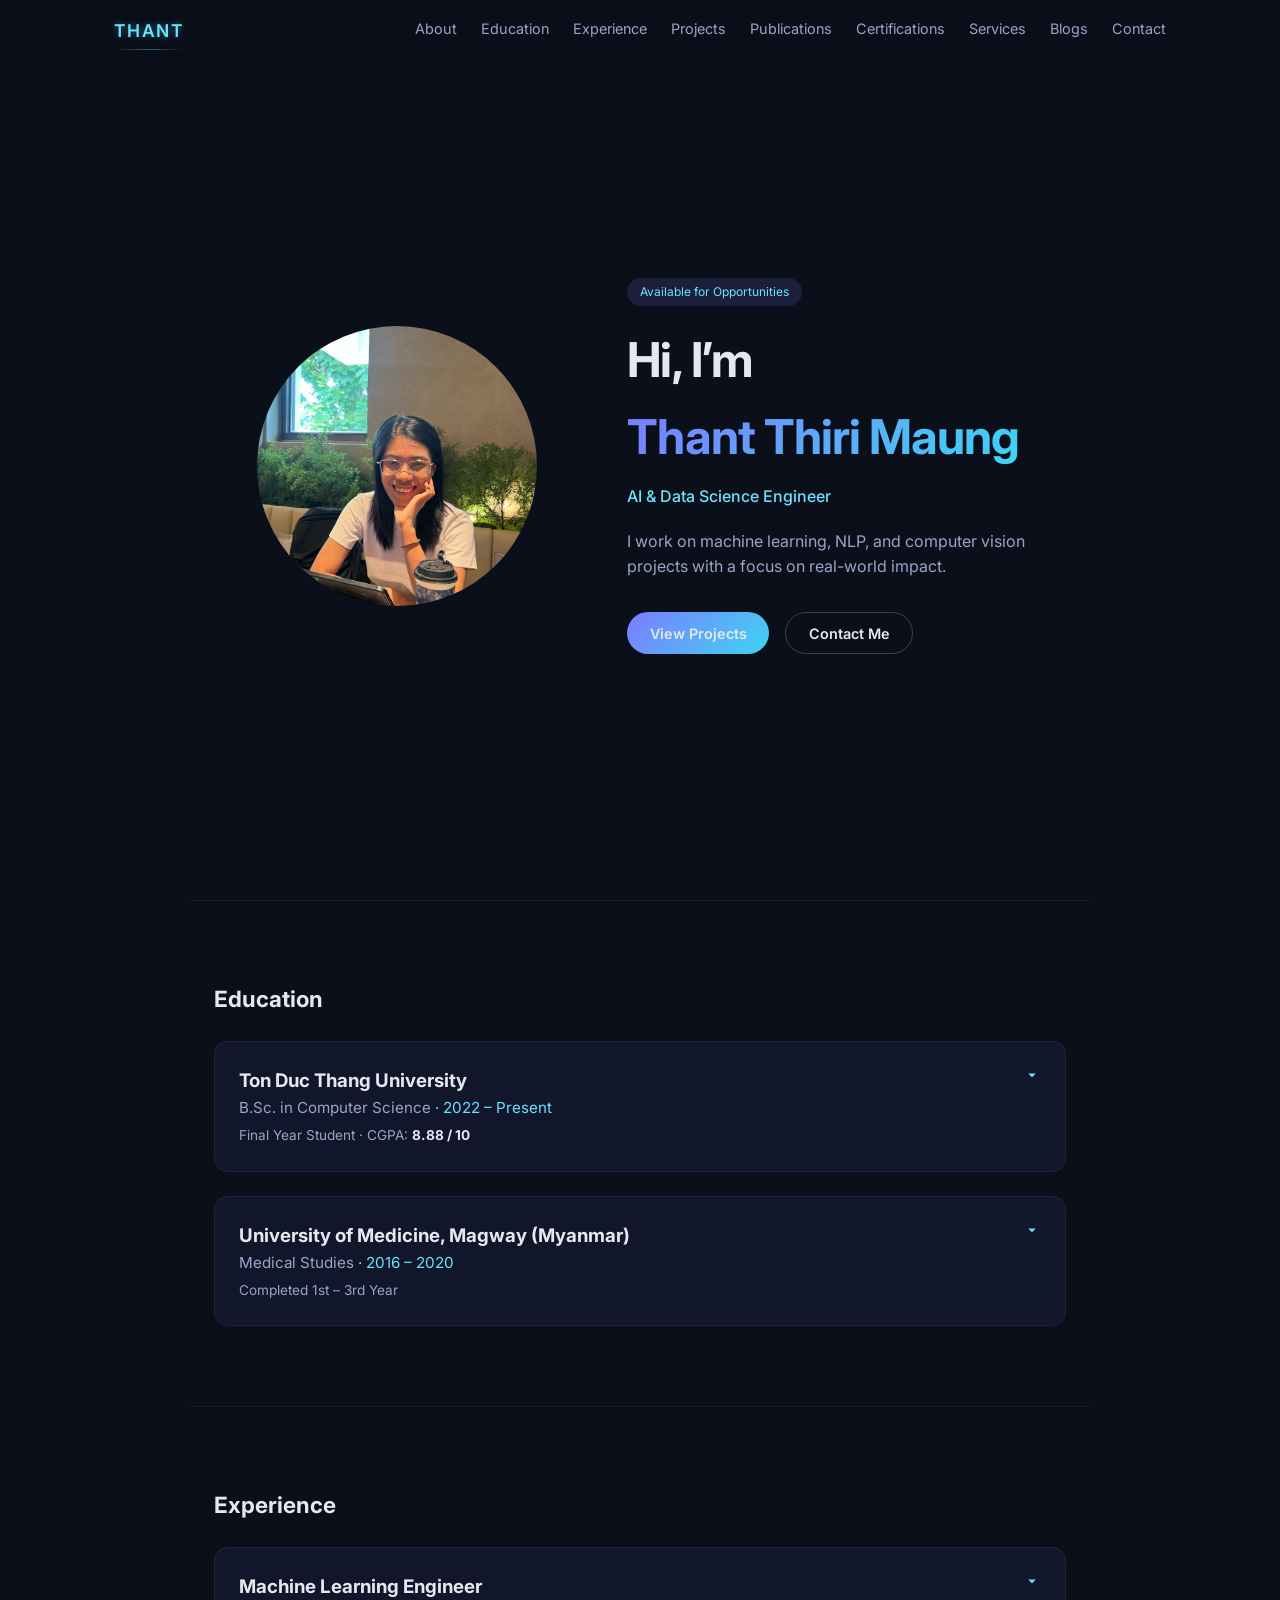
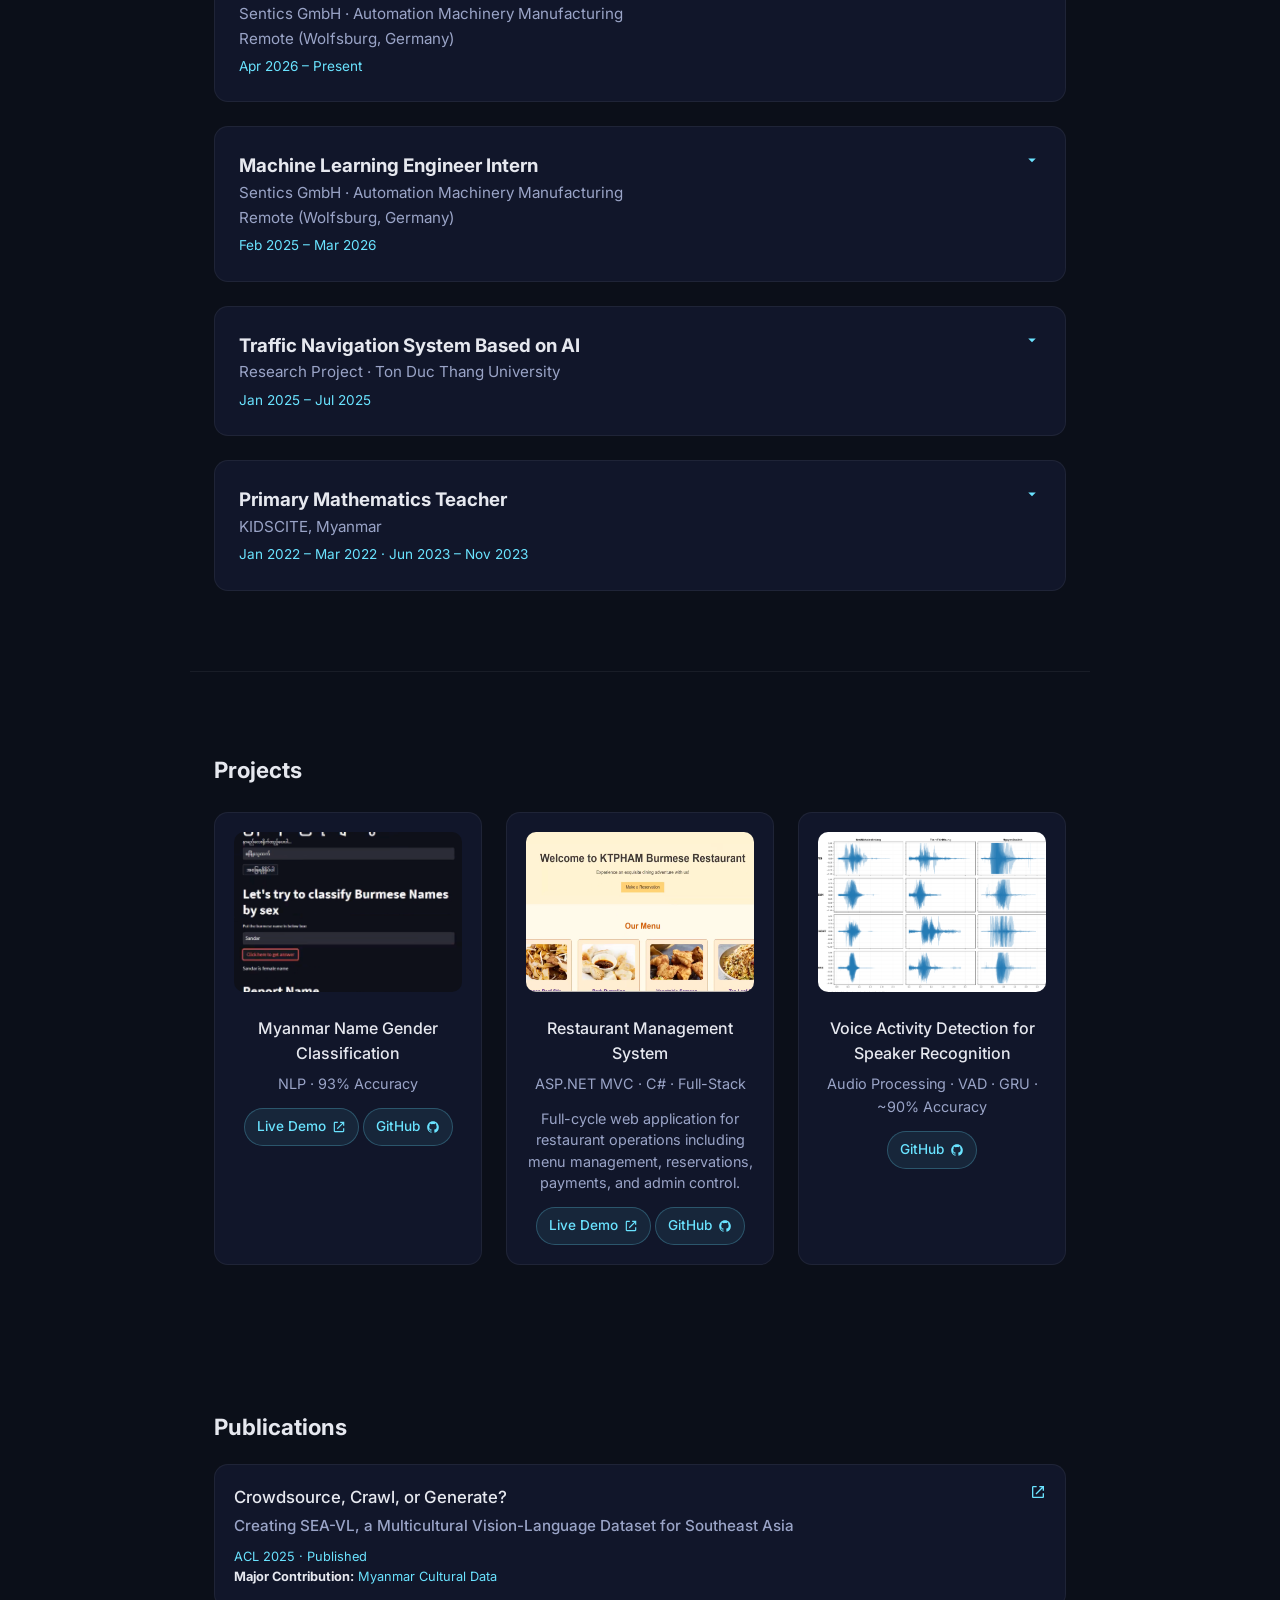
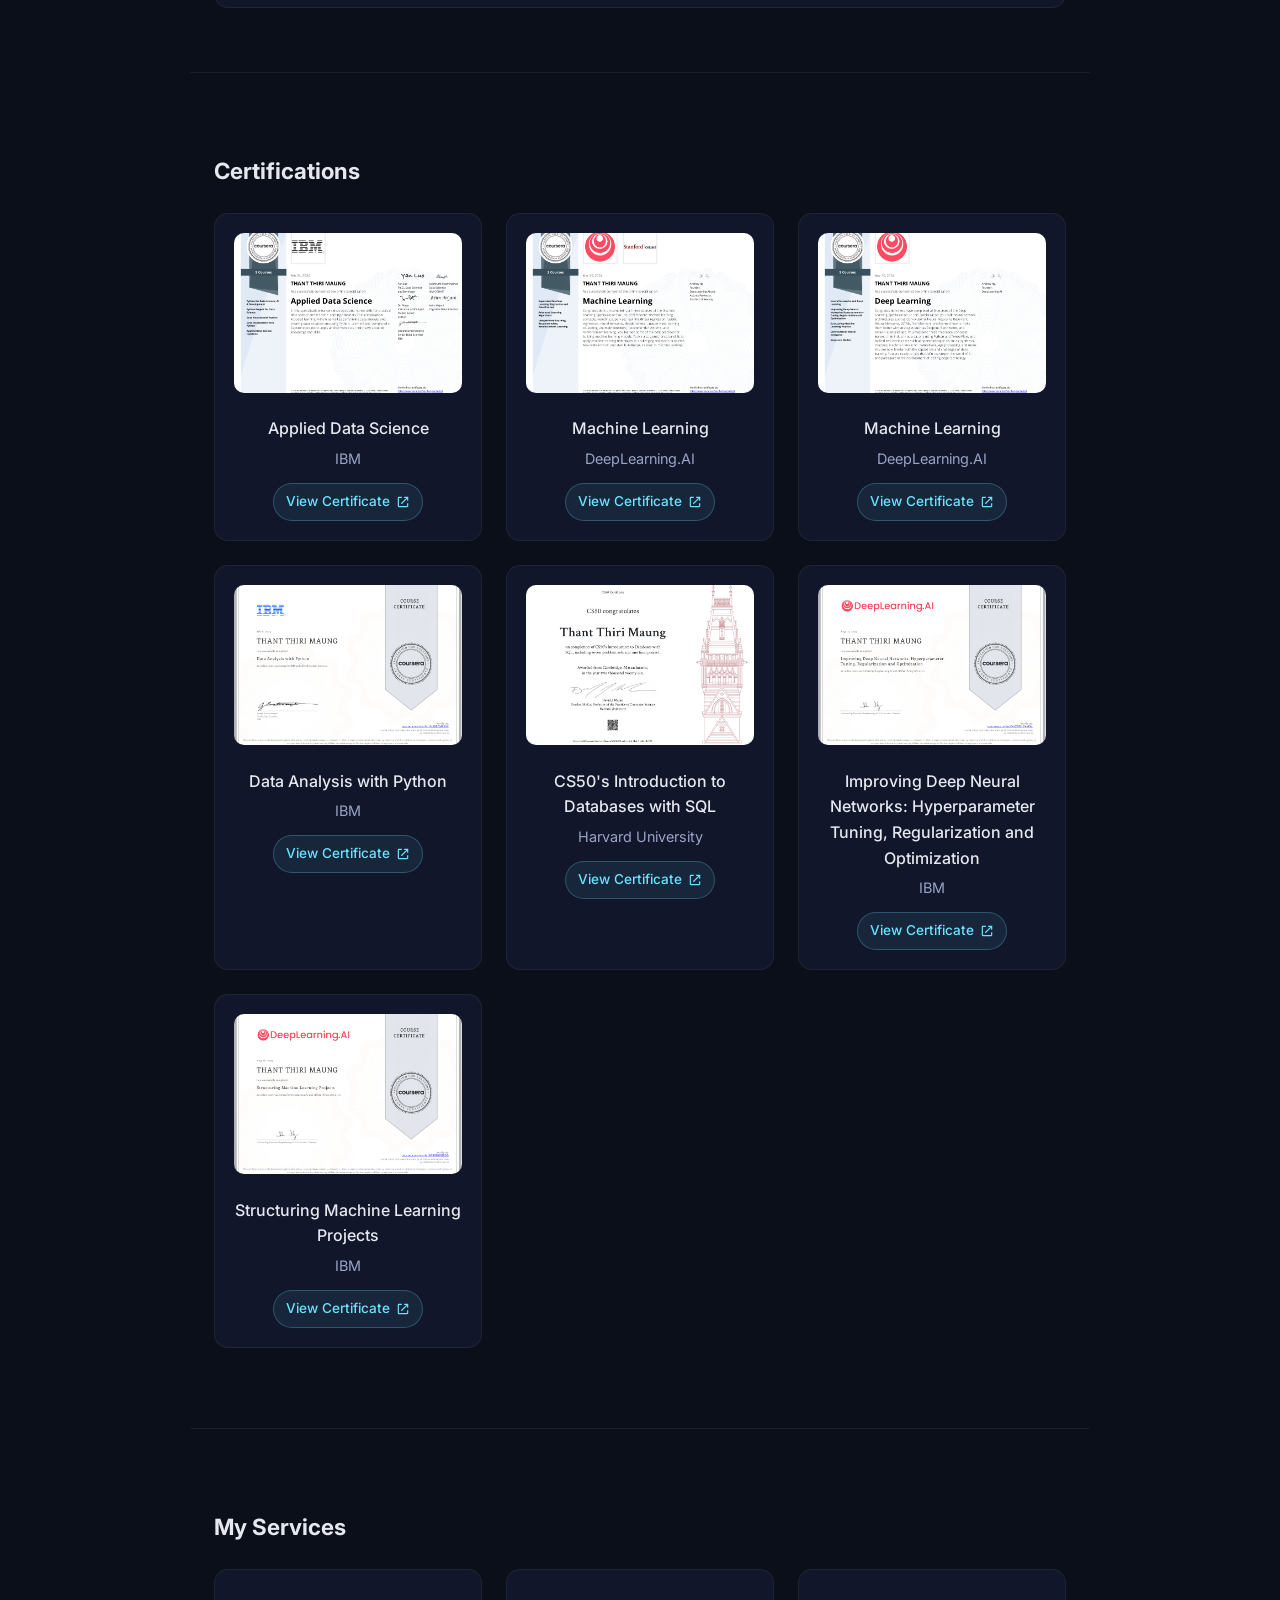
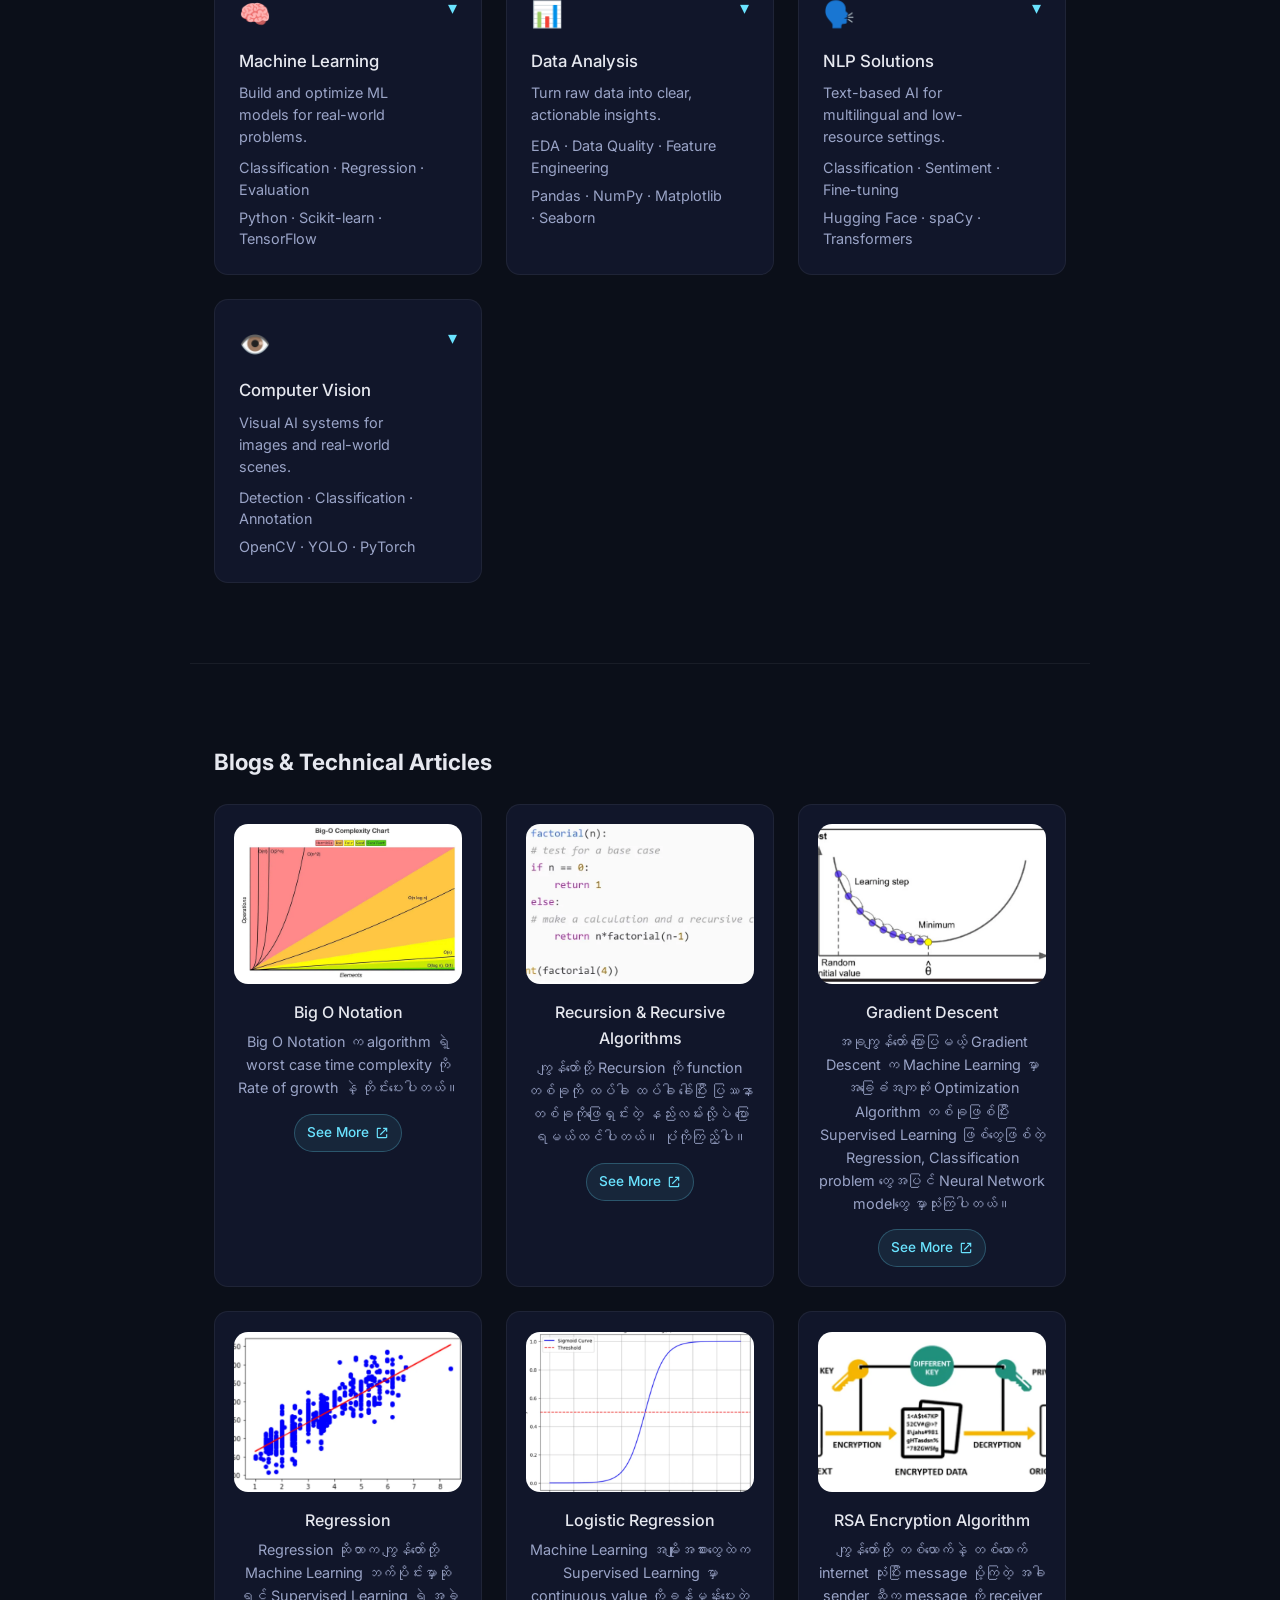
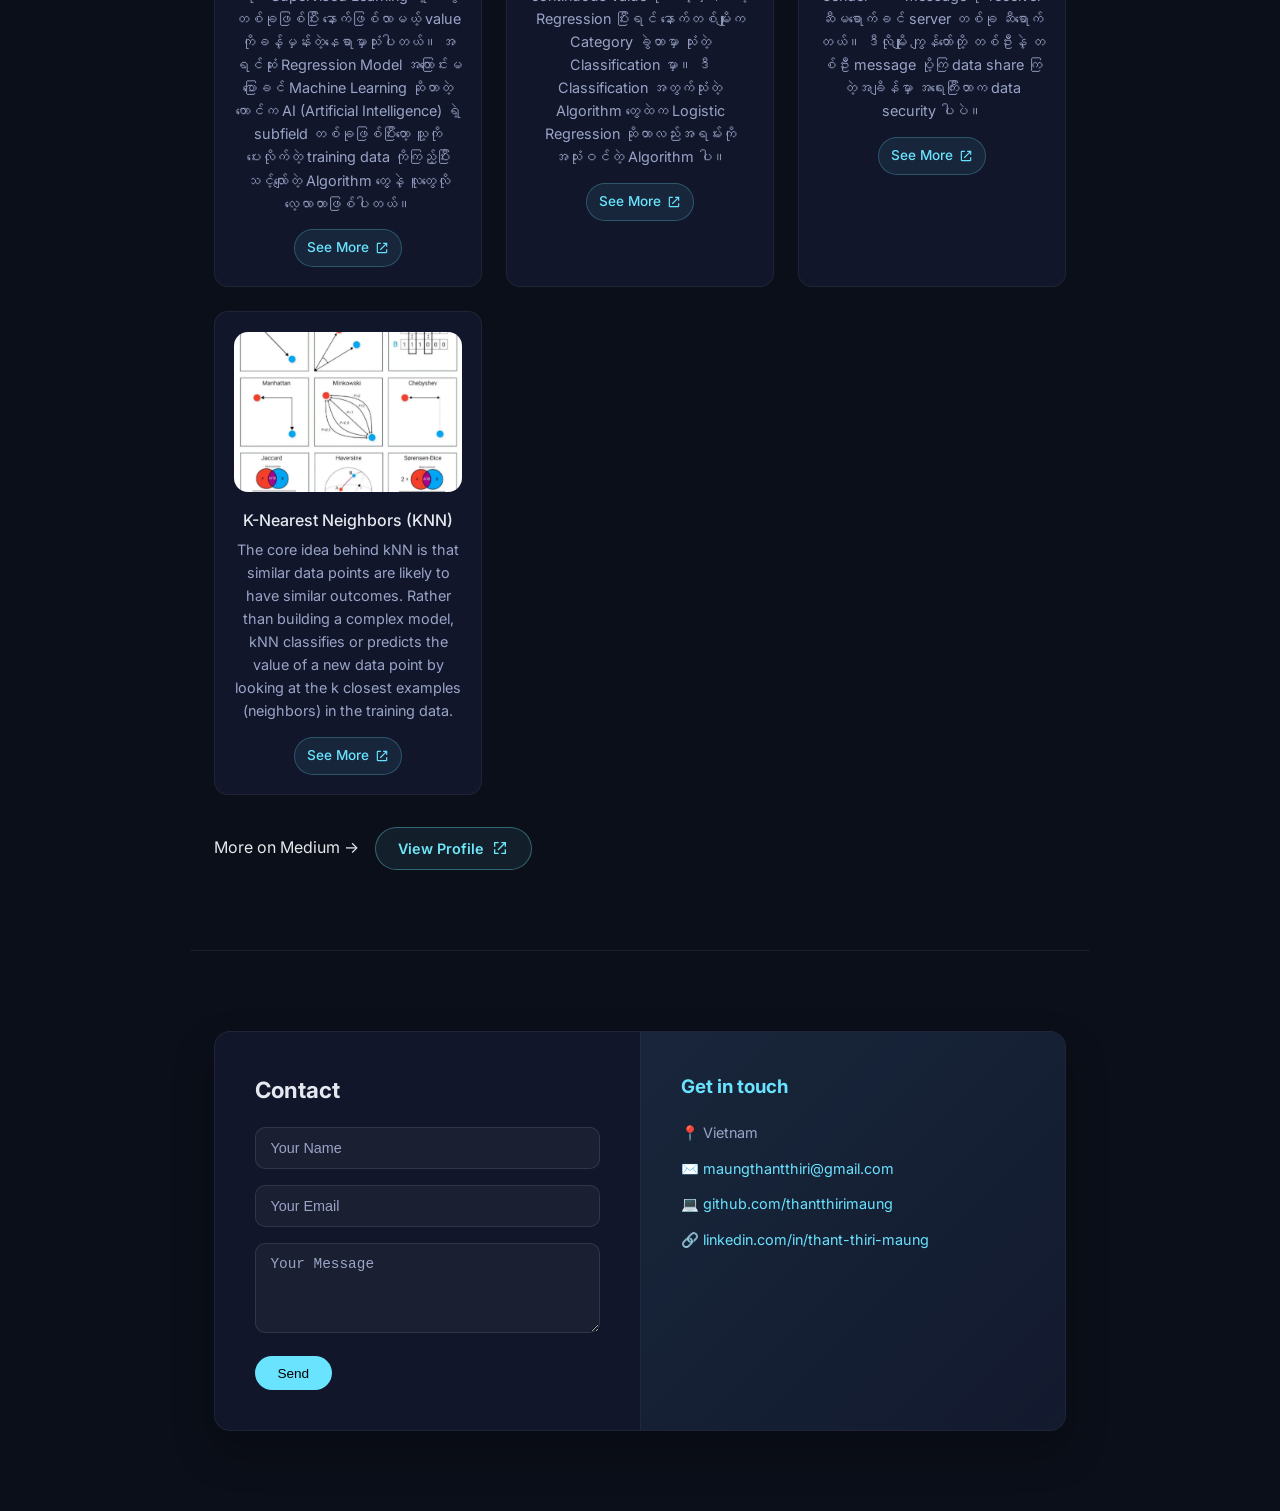
<file: index.html>
<!DOCTYPE html>
<html lang="en">

<head>
    <meta charset="UTF-8" />
    <meta name="viewport" content="width=device-width, initial-scale=1.0" />
    <title>Thant Thiri Maung | Portfolio</title>

    <link rel="stylesheet" href="style.css" />
    <link rel="preconnect" href="https://fonts.googleapis.com">
    <link rel="preconnect" href="https://fonts.gstatic.com" crossorigin>
    <link href="https://fonts.googleapis.com/css2?family=Inter:wght@300;400;500;600&display=swap" rel="stylesheet">
</head>

<body>

    <!-- Navbar -->
    <nav class="nav">
        <div class="nav-container">
            <span class="logo">Thant</span>

            <ul class="nav-links">
                <li><a href="#about">About</a></li>
                <li><a href="#education">Education</a></li>
                <li><a href="#experience">Experience</a></li>
                <li><a href="#projects">Projects</a></li>
                <li><a href="#publications">Publications</a></li>
                <li><a href="#certifications">Certifications</a></li>

                <li><a href="#services">Services</a></li>
                <li><a href="#blogs">Blogs</a></li>

                <li><a href="#contact">Contact</a></li>



            </ul>

            <!--<a href="assets/resume.pdf" class="resume-btn" target="_blank">My Resume</a> -->

        </div>
    </nav>

    <!-- Hero / Intro -->
    <section class="section hero" id="about">

        <div class="hero-image">
            <img src="assets/images/profile.jpg" alt="Thant Thiri Maung">
        </div>

        <div class="hero-content">
            <span class="badge">Available for Opportunities</span>

            <h1>Hi, I’m <br> <span>Thant Thiri Maung</span></h1>

            <p class="subtitle">AI & Data Science Engineer</p>

            <p class="intro">
                I work on machine learning, NLP, and computer vision projects with a focus on real-world impact.
            </p>

            <div class="hero-actions">
                <a href="#projects" class="btn primary">View Projects</a>
                <a href="#contact" class="btn">Contact Me</a>
            </div>
        </div>

    </section>

    <!-- Education -->
    <section class="section" id="education">
        <h2>Education</h2>

        <!-- ===== Current University ===== -->
        <div class="edu-card">

            <input type="checkbox" id="edu-1" class="edu-toggle">

            <label for="edu-1" class="edu-header">
                <div>
                    <h3>Ton Duc Thang University</h3>
                    <p class="edu-degree">
                        B.Sc. in Computer Science
                        <span>· 2022 – Present</span>
                    </p>
                    <p class="edu-meta">
                        Final Year Student · CGPA: <strong>8.88 / 10</strong>
                    </p>
                </div>

                <!-- Arrow -->
                <svg class="edu-arrow" viewBox="0 0 24 24" aria-hidden="true">
                    <path d="M7 10l5 5 5-5z" />
                </svg>
            </label>

            <!-- Expandable Content -->
            <div class="edu-body">
                <ul class="edu-gpa">
                    <li>Semester 6 GPA: 8.41 / 10</li>
                    <li>Semester 5 GPA: 9.05 / 10</li>
                    <li>Semester 4 GPA: 8.47 / 10</li>
                    <li>Semester 3 GPA: 9.22 / 10</li>
                    <li>Semester 2 GPA: 9.56 / 10</li>
                </ul>

                <p class="edu-focus"><strong>Selected Coursework:</strong></p>
                <ul class="edu-courses">
                    <li>Machine Learning</li>
                    <li>Deep Learning</li>
                    <li>Speech Processing</li>
                    <li>Computer Vision</li>
                    <li>Massive Data Mining</li>
                    <li>Data Analysis and Visualization</li>
                    <li>Probability & Statistics</li>
                    <li>Calculus</li>
                    <li>Linear Algebra</li>
                    <li>Software Engineering</li>
                    <li>Computer Networks</li>
                    <li>Web Development</li>
                </ul>
            </div>
        </div>

        <!-- ===== Medical University ===== -->
        <div class="edu-card">

            <input type="checkbox" id="edu-2" class="edu-toggle">

            <label for="edu-2" class="edu-header">
                <div>
                    <h3>University of Medicine, Magway (Myanmar)</h3>
                    <p class="edu-degree">
                        Medical Studies
                        <span>· 2016 – 2020</span>
                    </p>
                    <p class="edu-meta">
                        Completed 1st – 3rd Year
                    </p>
                </div>

                <!-- Arrow -->
                <svg class="edu-arrow" viewBox="0 0 24 24" aria-hidden="true">
                    <path d="M7 10l5 5 5-5z" />
                </svg>
            </label>

            <!-- Expandable Content -->
            <div class="edu-body">
                <p class="edu-desc">
                    Completed three years of medical education before transitioning
                    to Computer Science. Strong foundation for healthcare-focused AI
                    and interdisciplinary research.
                </p>

                <p class="edu-focus"><strong>Selected Coursework:</strong></p>
                <ul class="edu-courses">
                    <li>Anatomy</li>
                    <li>Biochemistry</li>
                    <li>Physiology</li>
                    <li>Microbiology</li>
                    <li>Pharmacology</li>
                    <li>Pathology</li>
                </ul>
            </div>
        </div>
    </section>





    <!-- Experience -->
    <section class="section" id="experience">
        <h2>Experience</h2>

        <!-- Experience: Machine Learning Engineer -->
        <div class="exp-card">
            <input type="checkbox" id="exp-ml-engineer" class="exp-toggle">

            <label for="exp-ml-engineer" class="exp-header">
                <div>
                    <h3>Machine Learning Engineer</h3>
                    <p class="exp-role">
                        Sentics GmbH · Automation Machinery Manufacturing<br>
                        Remote (Wolfsburg, Germany)
                    </p>
                    <p class="exp-meta">Apr 2026 – Present</p>
                </div>

                <svg class="exp-arrow" viewBox="0 0 24 24">
                    <path d="M7 10l5 5 5-5z" />
                </svg>
            </label>

            <div class="exp-body">
                <ul>
                    <li>Owned end-to-end <strong>training pipelines</strong> for YOLO detection, segmentation, and pose
                        estimation models.</li>
                    <li>Designed and optimized full <strong>ML workflows</strong>: preprocessing, augmentation,
                        training, evaluation, and hyperparameter tuning.</li>
                    <li>Performed large-scale <strong>data labeling</strong> using X-AnyLabeling; enforced dataset
                        quality and annotation consistency.</li>
                    <li>Conducted <strong>data validation and quality control</strong> to improve annotation reliability
                        and model robustness.</li>
                </ul>
            </div>
        </div>

        <!-- Experience: Machine Learning Engineer Intern -->
        <div class="exp-card">
            <input type="checkbox" id="exp-ml-intern" class="exp-toggle">

            <label for="exp-ml-intern" class="exp-header">
                <div>
                    <h3>Machine Learning Engineer Intern</h3>
                    <p class="exp-role">
                        Sentics GmbH · Automation Machinery Manufacturing<br>
                        Remote (Wolfsburg, Germany)
                    </p>
                    <p class="exp-meta">Feb 2025 – Mar 2026</p>
                </div>

                <svg class="exp-arrow" viewBox="0 0 24 24">
                    <path d="M7 10l5 5 5-5z" />
                </svg>
            </label>

            <div class="exp-body">
                <ul>
                    <li>Performed large-scale <strong>data labeling</strong> using X-AnyLabeling and ensured dataset
                        quality and consistency.</li>
                    <li>Built <strong>automated data labeling pipelines</strong>, reducing manual verification effort.
                    </li>
                    <li>Conducted <strong>data validation and quality control</strong> to improve annotation reliability
                        and model robustness.</li>
                </ul>
            </div>
        </div>



        <!-- Experience 2 -->
        <div class="exp-card">
            <input type="checkbox" id="exp1" class="exp-toggle">

            <label for="exp1" class="exp-header">
                <div>
                    <h3>Traffic Navigation System Based on AI</h3>
                    <p class="exp-role">
                        Research Project · Ton Duc Thang University
                    </p>
                    <p class="exp-meta">Jan 2025 – Jul 2025</p>
                </div>

                <svg class="exp-arrow" viewBox="0 0 24 24">
                    <path d="M7 10l5 5 5-5z" />
                </svg>
            </label>

            <div class="exp-body">
                <ul>
                    <li>Developed real-time traffic object detection using <strong>YOLO</strong>.</li>
                    <li>Implemented <strong>LSTM-based time series models</strong> for traffic prediction.</li>
                    <li>Improved model accuracy and inference efficiency.</li>
                </ul>
            </div>
        </div>


        <!-- Experience 3 -->
        <div class="exp-card">
            <input type="checkbox" id="exp3" class="exp-toggle">

            <label for="exp3" class="exp-header">
                <div>
                    <h3>Primary Mathematics Teacher</h3>
                    <p class="exp-role">KIDSCITE, Myanmar</p>
                    <p class="exp-meta">Jan 2022 – Mar 2022 · Jun 2023 – Nov 2023</p>
                </div>

                <svg class="exp-arrow" viewBox="0 0 24 24">
                    <path d="M7 10l5 5 5-5z" />
                </svg>
            </label>

            <div class="exp-body">
                <ul>
                    <li>Started as a <strong>Teacher Trainee</strong>, later promoted to <strong>Senior
                            Teacher</strong>.</li>
                    <li>Taught core primary-level mathematics concepts.</li>
                    <li>Developed communication, leadership, and classroom management skills.</li>
                </ul>
            </div>
        </div>
    </section>





    <!-- Projects -->
    <section class="section" id="projects">
        <h2>Projects</h2>

        <div class="cert-grid">

            <!-- Project 1 -->
            <div class="cert-card">
                <img src="assets/projects/gender-classification.png" alt="Myanmar Gender Classification">
                <h3>Myanmar Name Gender Classification</h3>
                <p>NLP · 93% Accuracy</p>

                <div class="project-links">
                    <!-- Demo -->
                    <a href="https://www.youtube.com/watch?v=UXZre7wBdBY" target="_blank" class="cert-link">
                        <span>Live Demo</span>
                        <svg class="cert-icon" viewBox="0 0 24 24">
                            <path d="M14 3h7v7h-2V6.41l-9.29 9.3-1.42-1.42 9.3-9.29H14V3z" />
                            <path d="M5 5h5V3H5c-1.1 0-2 .9-2 2v14c0 1.1.9 2 2 2h14c1.1 0 2-.9 2-2v-5h-2v5H5V5z" />
                        </svg>
                    </a>

                    <!-- GitHub -->
                    <a href="https://github.com/binarybrigade/myanmar-name-mf-classification" target="_blank"
                        class="cert-link">
                        <span>GitHub</span>
                        <svg class="cert-icon" viewBox="0 0 24 24">
                            <path d="M12 2C6.48 2 2 6.58 2 12.26c0 4.52 2.87 8.35 6.84 9.7.5.1.66-.22.66-.48 
                        0-.24-.01-1.02-.01-1.85-2.78.62-3.37-1.2-3.37-1.2-.45-1.18-1.1-1.5-1.1-1.5-.9-.64.07-.63.07-.63 
                        1 .07 1.53 1.05 1.53 1.05.88 1.55 2.3 1.1 2.86.84.09-.66.34-1.1.62-1.36-2.22-.26-4.55-1.14-4.55-5.07 
                        0-1.12.39-2.03 1.02-2.75-.1-.26-.44-1.3.1-2.7 0 0 .83-.27 2.75 1.05A9.2 9.2 0 0112 6.8c.82.004 
                        1.64.11 2.4.32 1.92-1.32 2.75-1.05 2.75-1.05.54 1.4.2 2.44.1 2.7.63.72 1.02 1.63 1.02 2.75 
                        0 3.94-2.33 4.8-4.56 5.06.35.31.67.92.67 1.86 0 1.34-.01 2.42-.01 2.75 
                        0 .27.17.59.67.48A10.03 10.03 0 0022 12.26C22 6.58 17.52 2 12 2z" />
                        </svg>
                    </a>
                </div>
            </div>

            <!-- Project 2 -->
            <div class="cert-card">
                <img src="assets/projects/restaurant-system.png" alt="Restaurant Management System">

                <h3>Restaurant Management System</h3>
                <p>ASP.NET MVC · C# · Full-Stack</p>

                <p class="project-desc">
                    Full-cycle web application for restaurant operations including menu management, reservations,
                    payments, and admin control.
                </p>

                <div class="project-links">
                    <!-- Demo -->
                    <a href="https://www.youtube.com/watch?v=n6fcdD-Dlw0" target="_blank" class="cert-link">
                        <span>Live Demo</span>
                        <svg class="cert-icon" viewBox="0 0 24 24">
                            <path d="M14 3h7v7h-2V6.41l-9.29 9.3-1.42-1.42 9.3-9.29H14V3z" />
                            <path d="M5 5h5V3H5c-1.1 0-2 .9-2 2v14c0 1.1.9 2 2 2h14c1.1 0 2-.9 2-2v-5h-2v5H5V5z" />
                        </svg>
                    </a>

                    <!-- GitHub -->
                    <a href="#" target="_blank" class="cert-link">
                        <span>GitHub</span>
                        <svg class="cert-icon" viewBox="0 0 24 24">
                            <path d="M12 2C6.48 2 2 6.58 2 12.26c0 4.52 2.87 8.35 6.84 9.7.5.1.66-.22.66-.48 
                0-.24-.01-1.02-.01-1.85-2.78.62-3.37-1.2-3.37-1.2-.45-1.18-1.1-1.5-1.1-1.5-.9-.64.07-.63.07-.63 
                1 .07 1.53 1.05 1.53 1.05.88 1.55 2.3 1.1 2.86.84.09-.66.34-1.1.62-1.36-2.22-.26-4.55-1.14-4.55-5.07 
                0-1.12.39-2.03 1.02-2.75-.1-.26-.44-1.3.1-2.7 0 0 .83-.27 2.75 1.05A9.2 9.2 0 0112 6.8c.82.004 
                1.64.11 2.4.32 1.92-1.32 2.75-1.05 2.75-1.05.54 1.4.2 2.44.1 2.7.63.72 1.02 1.63 1.02 2.75 
                0 3.94-2.33 4.8-4.56 5.06.35.31.67.92.67 1.86 0 1.34-.01 2.42-.01 2.75 
                0 .27.17.59.67.48A10.03 10.03 0 0022 12.26C22 6.58 17.52 2 12 2z" />
                        </svg>
                    </a>
                </div>
            </div>

            <!-- Project 3 -->
            <div class="cert-card">
                <img src="assets/projects/vad.png" alt="Voice Activity Detection">
                <h3>Voice Activity Detection for Speaker Recognition</h3>
                <p>Audio Processing · VAD · GRU · ~90% Accuracy</p>

                <div class="project-links">

                    <!-- GitHub -->
                    <a href="https://github.com/thantthirimaung/Voice-Activity-Detection" target="_blank"
                        class="cert-link">
                        <span>GitHub</span>
                        <svg class="cert-icon" viewBox="0 0 24 24">
                            <path d="M12 2C6.48 2 2 6.58 2 12.26c0 4.52 2.87 8.35 6.84 9.7.5.1.66-.22.66-.48 
                0-.24-.01-1.02-.01-1.85-2.78.62-3.37-1.2-3.37-1.2-.45-1.18-1.1-1.5-1.1-1.5-.9-.64.07-.63.07-.63 
                1 .07 1.53 1.05 1.53 1.05.88 1.55 2.3 1.1 2.86.84.09-.66.34-1.1.62-1.36-2.22-.26-4.55-1.14-4.55-5.07 
                0-1.12.39-2.03 1.02-2.75-.1-.26-.44-1.3.1-2.7 0 0 .83-.27 2.75 1.05A9.2 9.2 0 0112 6.8c.82.004 
                1.64.11 2.4.32 1.92-1.32 2.75-1.05 2.75-1.05.54 1.4.2 2.44.1 2.7.63.72 1.02 1.63 1.02 2.75 
                0 3.94-2.33 4.8-4.56 5.06.35.31.67.92.67 1.86 0 1.34-.01 2.42-.01 2.75 
                0 .27.17.59.67.48A10.03 10.03 0 0022 12.26C22 6.58 17.52 2 12 2z" />
                        </svg>
                    </a>
                </div>
            </div>

        </div>
    </section>


    <!-- Publications -->
    <section class="publications" id="publications">
        <h2>Publications</h2>

        <div class="publication-card">
            <input type="checkbox" id="pub-1" class="toggle" />

            <!-- Header / Preview -->
            <label for="pub-1" class="publication-header">
                <div>
                    <h3>
                        Crowdsource, Crawl, or Generate?
                        <span>
                            Creating SEA-VL, a Multicultural Vision-Language Dataset for Southeast Asia
                        </span>
                    </h3>

                    <p class="meta">
                        ACL 2025 · Published<br />
                        <strong>Major Contribution:</strong> Myanmar Cultural Data
                    </p>
                </div>

                <!-- Arrow icon (same style as certifications) -->
                <svg class="pub-icon" viewBox="0 0 24 24" aria-hidden="true">
                    <path d="M14 3h7v7h-2V6.41l-9.29 9.3-1.42-1.42 9.3-9.29H14V3z" />
                    <path d="M5 5h5V3H5c-1.1 0-2 .9-2 2v14c0 1.1.9 2 2 2h14c1.1 0 2-.9 2-2v-5h-2v5H5V5z" />
                </svg>
            </label>

            <!-- Expanded Content -->
            <div class="publication-body">
                <p><strong>Status:</strong> Published (ACL 2025)</p>

                <p><strong>Contribution:</strong></p>
                <ul>
                    <li>Myanmar cultural data collection</li>
                    <li>Data validation and quality control</li>
                </ul>

                <p><strong>Overview:</strong></p>
                <p>
                    SEA-VL is a large-scale multicultural vision-language dataset designed to
                    address the lack of Southeast Asian cultural representation in AI systems.
                </p>

                <p><strong>Key Highlights:</strong></p>
                <ul>
                    <li>1.28M culturally relevant image–text pairs</li>
                    <li>Covers diverse Southeast Asian languages and cultures</li>
                    <li>Built using crowdsourcing, crawling, and data generation</li>
                    <li>Supports culturally aware and equitable AI</li>
                </ul>

                <p class="link">
                    <a href="https://www.researchgate.net/publication/394303336_Crowdsource_Crawl_or_Generate_Creating_SEA-VL_a_Multicultural_Vision-Language_Dataset_for_Southeast_Asia"
                        target="_blank">
                        View Paper
                        <svg class="cert-icon" viewBox="0 0 24 24">
                            <path d="M14 3h7v7h-2V6.41l-9.29 9.3-1.42-1.42 9.3-9.29H14V3z" />
                            <path d="M5 5h5V3H5c-1.1 0-2 .9-2 2v14c0 1.1.9 2 2 2h14c1.1 0 2-.9 2-2v-5h-2v5H5V5z" />
                        </svg>
                    </a>
                </p>
            </div>
        </div>
    </section>

    <!-- Certifications -->
    <section class="section" id="certifications">
        <h2>Certifications</h2>

        <div class="cert-grid">

            <div class="cert-card">
                <img src="assets/certs/ibm-datascience.png" alt="Applied Data Science - IBM">
                <h3>Applied Data Science</h3>
                <p>IBM</p>
                <a href="https://www.coursera.org/account/accomplishments/specialization/certificate/ZXMP3W6RW2QN"
                    target="_blank" class="cert-link">
                    <span>View Certificate</span>
                    <svg class="cert-icon" viewBox="0 0 24 24" aria-hidden="true">
                        <path d="M14 3h7v7h-2V6.41l-9.29 9.3-1.42-1.42 9.3-9.29H14V3z" />
                        <path d="M5 5h5V3H5c-1.1 0-2 .9-2 2v14c0 1.1.9 2 2 2h14c1.1 0 2-.9 2-2v-5h-2v5H5V5z" />
                    </svg>
                </a>

            </div>

            <div class="cert-card">
                <img src="assets/certs/dlai-ml.png" alt="Machine Learning - DeepLearning.AI">
                <h3>Machine Learning</h3>
                <p>DeepLearning.AI</p>
                <a href="https://coursera.org/verify/specialization/8QUW5V6QMUI0" target="_blank" class="cert-link">
                    <span>View Certificate</span>
                    <svg class="cert-icon" viewBox="0 0 24 24" aria-hidden="true">
                        <path d="M14 3h7v7h-2V6.41l-9.29 9.3-1.42-1.42 9.3-9.29H14V3z" />
                        <path d="M5 5h5V3H5c-1.1 0-2 .9-2 2v14c0 1.1.9 2 2 2h14c1.1 0 2-.9 2-2v-5h-2v5H5V5z" />
                    </svg>
                </a>
            </div>

            <div class="cert-card">
                <img src="assets/certs/dlai-dl.png" alt="Deep Learning - DeepLearning.AI">
                <h3>Machine Learning</h3>
                <p>DeepLearning.AI</p>
                <a href="https://coursera.org/verify/specialization/8QUW5V6QMUI0" target="_blank" class="cert-link">
                    <span>View Certificate</span>
                    <svg class="cert-icon" viewBox="0 0 24 24" aria-hidden="true">
                        <path d="M14 3h7v7h-2V6.41l-9.29 9.3-1.42-1.42 9.3-9.29H14V3z" />
                        <path d="M5 5h5V3H5c-1.1 0-2 .9-2 2v14c0 1.1.9 2 2 2h14c1.1 0 2-.9 2-2v-5h-2v5H5V5z" />
                    </svg>
                </a>
            </div>

            <div class="cert-card">
                <img src="assets/certs/ibm-python.png" alt="Data Analysis with Python - IBM">
                <h3>Data Analysis with Python</h3>
                <p>IBM</p>
                <a href="https://www.coursera.org/account/accomplishments/certificate/HH6BBF64FKVV" target="_blank"
                    class="cert-link">
                    <span>View Certificate</span>
                    <svg class="cert-icon" viewBox="0 0 24 24" aria-hidden="true">
                        <path d="M14 3h7v7h-2V6.41l-9.29 9.3-1.42-1.42 9.3-9.29H14V3z" />
                        <path d="M5 5h5V3H5c-1.1 0-2 .9-2 2v14c0 1.1.9 2 2 2h14c1.1 0 2-.9 2-2v-5h-2v5H5V5z" />
                    </svg>
                </a>
            </div>

            <div class="cert-card">
                <img src="assets/certs/cs50-sql.png" alt="CS50 SQL - Harvard University">
                <h3>CS50's Introduction to Databases with SQL</h3>
                <p>Harvard University</p>
                <a href="https://certificates.cs50.io/6d25b551-ca1b-4516-bbaf-225655fbf720.pdf?size=letter"
                    target="_blank" class="cert-link">
                    <span>View Certificate</span>
                    <svg class="cert-icon" viewBox="0 0 24 24" aria-hidden="true">
                        <path d="M14 3h7v7h-2V6.41l-9.29 9.3-1.42-1.42 9.3-9.29H14V3z" />
                        <path d="M5 5h5V3H5c-1.1 0-2 .9-2 2v14c0 1.1.9 2 2 2h14c1.1 0 2-.9 2-2v-5h-2v5H5V5z" />
                    </svg>
                </a>
            </div>

            <div class="cert-card">
                <img src="assets/certs/hyper_ml.png" alt="Improving Deep Neural Networks: Hyperparameter
Tuning, Regularization and Optimization- DeepLearning.AI">
                <h3>Improving Deep Neural Networks: Hyperparameter
                    Tuning, Regularization and Optimization</h3>
                <p>IBM</p>
                <a href="https://www.coursera.org/account/accomplishments/certificate/GWDIJ2J4NPAI" target="_blank"
                    class="cert-link">
                    <span>View Certificate</span>
                    <svg class="cert-icon" viewBox="0 0 24 24" aria-hidden="true">
                        <path d="M14 3h7v7h-2V6.41l-9.29 9.3-1.42-1.42 9.3-9.29H14V3z" />
                        <path d="M5 5h5V3H5c-1.1 0-2 .9-2 2v14c0 1.1.9 2 2 2h14c1.1 0 2-.9 2-2v-5h-2v5H5V5z" />
                    </svg>
                </a>
            </div>


            <div class="cert-card">
                <img src="assets/certs/structure_ml.png" alt="Structuring Machine Learning Projects - DeepLearning.AI">
                <h3>Structuring Machine Learning Projects</h3>
                <p>IBM</p>
                <a href="https://www.coursera.org/account/accomplishments/certificate/SW4BTB78IRDG" target="_blank"
                    class="cert-link">
                    <span>View Certificate</span>
                    <svg class="cert-icon" viewBox="0 0 24 24" aria-hidden="true">
                        <path d="M14 3h7v7h-2V6.41l-9.29 9.3-1.42-1.42 9.3-9.29H14V3z" />
                        <path d="M5 5h5V3H5c-1.1 0-2 .9-2 2v14c0 1.1.9 2 2 2h14c1.1 0 2-.9 2-2v-5h-2v5H5V5z" />
                    </svg>
                </a>
            </div>
        </div>



    </section>

    <!-- Services -->
    <section class="section" id="services">
        <h2>My Services</h2>

        <div class="services-grid">

            <!-- Machine Learning -->
            <div class="service-card">
                <input type="checkbox" id="svc-ml" class="service-toggle">

                <label for="svc-ml" class="service-header">
                    <div>
                        <div class="service-icon">🧠</div>
                        <h3>Machine Learning</h3>

                        <p class="service-desc">
                            Build and optimize ML models for real-world problems.
                        </p>

                        <p class="service-focus">
                            Classification · Regression · Evaluation
                        </p>

                        <p class="service-tools">
                            Python · Scikit-learn · TensorFlow
                        </p>
                    </div>

                    <span class="service-arrow">▾</span>
                </label>

                <div class="service-body">
                    <ul>
                        <li>Problem formulation & model selection</li>
                        <li>Feature engineering & data preprocessing</li>
                        <li>Model training, tuning, and evaluation</li>
                        <li>Error analysis and performance optimization</li>
                        <li>Deployment-ready model pipelines</li>
                    </ul>
                </div>
            </div>

            <!-- Data Analysis -->
            <div class="service-card">
                <input type="checkbox" id="svc-da" class="service-toggle">

                <label for="svc-da" class="service-header">
                    <div>
                        <div class="service-icon">📊</div>
                        <h3>Data Analysis</h3>

                        <p class="service-desc">
                            Turn raw data into clear, actionable insights.
                        </p>

                        <p class="service-focus">
                            EDA · Data Quality · Feature Engineering
                        </p>

                        <p class="service-tools">
                            Pandas · NumPy · Matplotlib · Seaborn
                        </p>
                    </div>

                    <span class="service-arrow">▾</span>
                </label>

                <div class="service-body">
                    <ul>
                        <li>Data cleaning and missing value handling</li>
                        <li>Data validation and consistency checks</li>
                        <li>Exploratory Data Analysis (EDA)</li>
                        <li>Feature engineering and transformation</li>
                        <li>Insight generation and reporting</li>
                    </ul>
                </div>
            </div>

            <!-- NLP -->
            <div class="service-card">
                <input type="checkbox" id="svc-nlp" class="service-toggle">

                <label for="svc-nlp" class="service-header">
                    <div>
                        <div class="service-icon">🗣️</div>
                        <h3>NLP Solutions</h3>

                        <p class="service-desc">
                            Text-based AI for multilingual and low-resource settings.
                        </p>

                        <p class="service-focus">
                            Classification · Sentiment · Fine-tuning
                        </p>

                        <p class="service-tools">
                            Hugging Face · spaCy · Transformers
                        </p>
                    </div>

                    <span class="service-arrow">▾</span>
                </label>

                <div class="service-body">
                    <ul>
                        <li>Text preprocessing and tokenization</li>
                        <li>Sentiment analysis and text classification</li>
                        <li>Fine-tuning pretrained language models</li>
                        <li>Low-resource language NLP (e.g. Burmese)</li>
                        <li>Evaluation and error analysis</li>
                    </ul>
                </div>
            </div>

            <!-- Computer Vision -->
            <div class="service-card">
                <input type="checkbox" id="svc-cv" class="service-toggle">

                <label for="svc-cv" class="service-header">
                    <div>
                        <div class="service-icon">👁️</div>
                        <h3>Computer Vision</h3>

                        <p class="service-desc">
                            Visual AI systems for images and real-world scenes.
                        </p>

                        <p class="service-focus">
                            Detection · Classification · Annotation
                        </p>

                        <p class="service-tools">
                            OpenCV · YOLO · PyTorch
                        </p>
                    </div>

                    <span class="service-arrow">▾</span>
                </label>

                <div class="service-body">
                    <ul>
                        <li>Image classification and object detection</li>
                        <li>Dataset preparation and labeling guidelines</li>
                        <li>Model training and evaluation</li>
                        <li>Error analysis (FP / FN)</li>
                        <li>Deployment-ready CV pipelines</li>
                    </ul>
                </div>
            </div>

        </div>
    </section>




    <!-- Blogs -->
    <section class="section" id="blogs">
        <h2>Blogs & Technical Articles</h2>

        <div class="cert-grid blog-grid">

            <div class="cert-card blog-card">
                <!-- Thumbnail -->
                <div class="blog-thumb">
                    <img src="assets/blogs/big-o.png" alt="Big O Notation">
                </div>

                <h3>Big O Notation</h3>

                <p>
                    Big O Notation က algorithm ရဲ့ worst case time complexity ကို
                    Rate of growth နဲ့ တိုင်းပေးပါတယ်။
                </p>

                <a href="https://medium.com/@maungthantthiri/big-o-notation-50010d67a297" target="_blank"
                    class="cert-link">
                    <span>See More</span>
                    <svg class="cert-icon" viewBox="0 0 24 24">
                        <path d="M14 3h7v7h-2V6.41l-9.29 9.3-1.42-1.42 9.3-9.29H14V3z" />
                        <path d="M5 5h5V3H5c-1.1 0-2 .9-2 2v14c0 1.1.9 2 2 2h14
            c1.1 0 2-.9 2-2v-5h-2v5H5V5z" />
                    </svg>
                </a>
            </div>


            <div class="cert-card blog-card">
                <div class="blog-thumb">
                    <img src="assets/blogs/recursion.png" alt="Recursion & Recursive Algorithms">
                </div>

                <h3>Recursion & Recursive Algorithms</h3>

                <p>
                    ကျွန်တော်တို့ Recursion ကို function တစ်ခုကို ထပ်ခါ ထပ်ခါ ခေါ်ပြီး ပြဿနာတစ်ခုကိုဖြေရှင်းတဲ့
                    နည်းလမ်းလို့ပဲ ပြောရမယ်ထင်ပါတယ်။ ပုံကိုကြည့်ပါ။
                </p>

                <a href="https://medium.com/@maungthantthiri/recursion-recursive-algorithm-aa30193004f7" target="_blank"
                    class="cert-link">
                    <span>See More</span>
                    <svg class="cert-icon" viewBox="0 0 24 24">
                        <path d="M14 3h7v7h-2V6.41l-9.29 9.3-1.42-1.42 9.3-9.29H14V3z" />
                        <path d="M5 5h5V3H5c-1.1 0-2 .9-2 2v14c0 1.1.9 2 2 2h14
            c1.1 0 2-.9 2-2v-5h-2v5H5V5z" />
                    </svg>
                </a>
            </div>

            <div class="cert-card blog-card">
                <div class="blog-thumb">
                    <img src="assets/blogs/gradient-descent.png" alt="Gradient Descent">
                </div>

                <h3>Gradient Descent</h3>

                <p>
                    အခုကျွန်တော် ပြောပြမယ့် Gradient Descent က Machine Learning မှာ အခြေခံအကျဆုံး Optimization Algorithm
                    တစ်ခုဖြစ်ပြီး Supervised Learning ဖြစ်တွေဖြစ်တဲ့ Regression, Classification problem တွေအပြင် Neural
                    Network modelတွေ မှာသုံးကြပါတယ်။
                </p>

                <a href="https://medium.com/@maungthantthiri/gradient-descent-26a6df5c519f" target="_blank"
                    class="cert-link">
                    <span>See More</span>
                    <svg class="cert-icon" viewBox="0 0 24 24">
                        <path d="M14 3h7v7h-2V6.41l-9.29 9.3-1.42-1.42 9.3-9.29H14V3z" />
                        <path d="M5 5h5V3H5c-1.1 0-2 .9-2 2v14c0 1.1.9 2 2 2h14
            c1.1 0 2-.9 2-2v-5h-2v5H5V5z" />
                    </svg>
                </a>
            </div>

            <div class="cert-card blog-card">
                <div class="blog-thumb">
                    <img src="assets/blogs/regression.png" alt="Regression">
                </div>

                <h3>Regression</h3>

                <p>
                    Regression ဆိုတာက ကျွန်တော်တို့ Machine Learning ဘက်ပိုင်းမှာဆိုရင် Supervised Learning ရဲ့
                    အခွဲတစ်ခုဖြစ်ပြီး နောက်ဖြစ်လာမယ့် value ကိုခန့်မှန်းတဲ့နေရာမှာသုံးပါတယ်။ အရင်ဆုံး Regression Model
                    အကြောင်းမပြောခင် Machine Learning ဆိုတာတဲ့ကောင်က AI (Artificial Intelligence) ရဲ့ subfield
                    တစ်ခုဖြစ်ပြီးတော့ သူ့ကိုပေးလိုက်တဲ့ training data ကိုကြည့်ပြီး သင့်လျော်တဲ့ Algorithm တွေနဲ့
                    လူတွေလို လေ့လာတာဖြစ်ပါတယ်။
                </p>

                <a href="https://medium.com/@maungthantthiri/regression-dc576edc5c73" target="_blank" class="cert-link">
                    <span>See More</span>
                    <svg class="cert-icon" viewBox="0 0 24 24">
                        <path d="M14 3h7v7h-2V6.41l-9.29 9.3-1.42-1.42 9.3-9.29H14V3z" />
                        <path d="M5 5h5V3H5c-1.1 0-2 .9-2 2v14c0 1.1.9 2 2 2h14
            c1.1 0 2-.9 2-2v-5h-2v5H5V5z" />
                    </svg>
                </a>
            </div>

            <div class="cert-card blog-card">
                <div class="blog-thumb">
                    <img src="assets/blogs/logistic-regression.png" alt="Logistic Regression">
                </div>

                <h3>Logistic Regression</h3>

                <p>
                    Machine Learning အမျိုးအစားတွေထဲက Supervised Learning မှာ continuous value ကိုခန့်မှန်းပေးတဲ့
                    Regression ပြီးရင် နောက်တစ်မျိုးက Category ခွဲတာမှာ သုံးတဲ့ Classification မှာ။ ဒီ Classification
                    အတွက်သုံးတဲ့ Algorithm တွေထဲက Logistic Regression ဆိုတာလည်းအရမ်းကို အသုံးဝင်တဲ့ Algorithm ပါ။
                </p>

                <a href="https://medium.com/@maungthantthiri/logistic-regression-d9f8d70cfdde" target="_blank"
                    class="cert-link">
                    <span>See More</span>
                    <svg class="cert-icon" viewBox="0 0 24 24">
                        <path d="M14 3h7v7h-2V6.41l-9.29 9.3-1.42-1.42 9.3-9.29H14V3z" />
                        <path d="M5 5h5V3H5c-1.1 0-2 .9-2 2v14c0 1.1.9 2 2 2h14
            c1.1 0 2-.9 2-2v-5h-2v5H5V5z" />
                    </svg>
                </a>
            </div>

            <div class="cert-card blog-card">
                <div class="blog-thumb">
                    <img src="assets/blogs/rsa.png" alt="RSA Encryption Algorithm">
                </div>

                <h3>RSA Encryption Algorithm</h3>

                <p>
                    ကျွန်တော်တို့ တစ်ယောက်နဲ့ တစ်ယောက် internet သုံးပြီး message ပို့ကြတဲ့ အခါ sender ဆီက message ကို
                    receiver ဆီမရောက်ခင် server တစ်ခု ဆီရောက်တယ်။ ဒီလိုမျိုး ကျွန်တော်တို့ တစ်ဦးနဲ့ တစ်ဦး message
                    ပို့ကြ data share ကြတဲ့အချိန်မှာ အရေးကြီးတာက data security ပါပဲ။
                </p>

                <a href="https://medium.com/@maungthantthiri/rsa-encryption-algorithm-47eea029261b" target="_blank"
                    class="cert-link">
                    <span>See More</span>
                    <svg class="cert-icon" viewBox="0 0 24 24">
                        <path d="M14 3h7v7h-2V6.41l-9.29 9.3-1.42-1.42 9.3-9.29H14V3z" />
                        <path d="M5 5h5V3H5c-1.1 0-2 .9-2 2v14c0 1.1.9 2 2 2h14
            c1.1 0 2-.9 2-2v-5h-2v5H5V5z" />
                    </svg>
                </a>
            </div>

            <div class="cert-card blog-card">
                <div class="blog-thumb">
                    <img src="assets/blogs/knn.png" alt="K-Nearest Neighbors (KNN)">
                </div>

                <h3>K-Nearest Neighbors (KNN)</h3>

                <p>
                    The core idea behind kNN is that similar data points are likely to have similar outcomes. Rather
                    than building a complex model, kNN classifies or predicts the value of a new data point by looking
                    at the k closest examples (neighbors) in the training data.
                </p>

                <a href="https://medium.com/@maungthantthiri/k-nearest-neighbors-knn-algorithm-d206f50275b5"
                    target="_blank" class="cert-link">
                    <span>See More</span>
                    <svg class="cert-icon" viewBox="0 0 24 24">
                        <path d="M14 3h7v7h-2V6.41l-9.29 9.3-1.42-1.42 9.3-9.29H14V3z" />
                        <path d="M5 5h5V3H5c-1.1 0-2 .9-2 2v14c0 1.1.9 2 2 2h14
            c1.1 0 2-.9 2-2v-5h-2v5H5V5z" />
                    </svg>
                </a>
            </div>


        </div>

        <div class="medium-link">
            <span>More on Medium →</span>
            <a href="https://medium.com/@yourprofile" target="_blank" class="btn btn-secondary">
                View Profile
                <svg width="16" height="16" viewBox="0 0 24 24">
                    <path d="M14 3h7v7h-2V6.41l-9.29 9.3-1.42-1.42 9.3-9.29H14V3z" />
                    <path d="M5 5h5V3H3v7h2V5z" />
                    <path d="M19 19h-5v2h7v-7h-2v5z" />
                    <path d="M5 19v-5H3v7h7v-2H5z" />
                </svg>
            </a>
        </div>


    </section>









    <!-- Contact -->
    <section class="section contact" id="contact">
        <div class="contact-card">


            <!-- Left -->
            <form class="contact-form" action="https://formspree.io/f/mkoparzb" method="POST">
                <h2>Contact</h2>

                <input type="text" name="name" placeholder="Your Name" required>
                <input type="email" name="email" placeholder="Your Email" required>
                <textarea name="message" rows="4" placeholder="Your Message" required></textarea>

                <button type="submit">Send</button>
            </form>


            <!-- Right -->
            <div class="contact-info">
                <h3>Get in touch</h3>

                <p>📍 Vietnam</p>

                <p>
                    ✉️
                    <a href="mailto:maungthantthiri@gmail.com">
                        maungthantthiri@gmail.com
                    </a>
                </p>

                <p>
                    💻
                    <a href="https://github.com/thantthirimaung" target="_blank">
                        github.com/thantthirimaung
                    </a>
                </p>

                <p>
                    🔗
                    <a href="https://www.linkedin.com/in/thant-thiri-maung/" target="_blank">
                        linkedin.com/in/thant-thiri-maung
                    </a>
                </p>
            </div>

        </div>
    </section>





</body>

</html>
</file>
<file: style.css>
:root {
  --bg-color: #0b0f19;
  --card-color: #11162a;
  --text-color: #e6e8ef;
  --muted-text: #9aa4c7;
  --accent: #6ae3ff;
}

* {
  box-sizing: border-box;
  margin: 0;
  padding: 0;
}

html {
  scroll-behavior: smooth;
}

body {
  font-family: 'Inter', sans-serif;
  background-color: var(--bg-color);
  color: var(--text-color);
  line-height: 1.6;
}

/* =====================
   Navbar
===================== */
.nav {
  position: fixed;
  top: 0;
  width: 100%;
  background: rgba(11, 15, 25, 0.85);
  backdrop-filter: blur(10px);
  z-index: 1000;
}

.nav-container {
  max-width: 1100px;
  margin: auto;
  padding: 1rem 1.5rem;
  display: flex;
  align-items: center;
  justify-content: space-between;
}

.logo {
  font-weight: 600;
}

.nav-links {
  list-style: none;
  display: flex;
  gap: 1.5rem;
}

.nav-links a {
  text-decoration: none;
  color: var(--muted-text);
  font-size: 0.9rem;
}

.nav-links a:hover {
  color: var(--text-color);
}

.resume-btn {
  padding: 0.5rem 1rem;
  border-radius: 999px;
  background: linear-gradient(135deg, #7c7cff, #3dd5f3);
  color: white;
  text-decoration: none;
  font-size: 0.85rem;
}

/* =====================
   Sections
===================== */
.section {
  max-width: 900px;
  margin: auto;
  padding: 5rem 1.5rem;
}

.section:not(.hero) {
  border-top: 1px solid rgba(255,255,255,0.06);
}

h2 {
  font-size: 1.4rem;
  margin-bottom: 1rem;
}

/* =====================
   Hero
===================== */
.hero {
  min-height: 100vh;
  display: grid;
  grid-template-columns: 1fr 1.2fr;
  align-items: center;
  gap: 3rem;
  padding-top: 7rem;
}

.hero-image {
  width: 280px;
  height: 280px;
  border-radius: 50%;
  overflow: hidden;
  position: relative;
  justify-self: center;
}

.hero-image img {
  width: 100%;
  height: 100%;
  object-fit: cover;
}

.hero-image::after {
  content: "";
  position: absolute;
  inset: -12px;
  border-radius: 50%;
  background: radial-gradient(circle, rgba(124,124,255,0.35), transparent 70%);
  z-index: -1;
}

.hero-content h1 {
  font-size: 3rem;
  letter-spacing: -0.02em;
}

.hero-content h1 span {
  background: linear-gradient(135deg, #7c7cff, #3dd5f3);
  -webkit-background-clip: text;
  -webkit-text-fill-color: transparent;
}

.badge {
  display: inline-block;
  padding: 0.3rem 0.8rem;
  border-radius: 999px;
  background: rgba(124,124,255,0.15);
  color: var(--accent);
  font-size: 0.75rem;
  margin-bottom: 1rem;
}

.subtitle {
  margin-top: 0.5rem;
  color: var(--accent);
  font-weight: 500;
}

.intro {
  margin-top: 1.2rem;
  max-width: 520px;
  color: var(--muted-text);
}

/* Buttons */
.hero-actions {
  margin-top: 2rem;
  display: flex;
  gap: 1rem;
}

.btn {
  padding: 0.7rem 1.4rem;
  border-radius: 999px;
  font-size: 0.9rem;
  text-decoration: none;
  border: 1px solid rgba(255,255,255,0.2);
  color: var(--text-color);
}

.btn.primary {
  background: linear-gradient(135deg, #7c7cff, #3dd5f3);
  border: none;
}

/* =====================
   Lists & Text
===================== */
ul {
  list-style: none;
}

li {
  margin-bottom: 0.6rem;
  color: var(--muted-text);
}

strong {
  color: var(--text-color);
}

/* =====================
   Contact
===================== */
.contact p {
  margin-bottom: 0.4rem;
}

/* =====================
   Responsive
===================== */
@media (max-width: 900px) {
  .hero {
    grid-template-columns: 1fr;
    text-align: center;
  }

  .hero-actions {
    justify-content: center;
  }
}

/* =====================
   Logo
===================== */
.logo {
  font-weight: 600;
  font-size: 1.1rem;
  letter-spacing: 0.08em;
  color: var(--accent);
  text-transform: uppercase;

  /* subtle glow */
  text-shadow:
    0 0 6px rgba(106, 227, 255, 0.35),
    0 0 14px rgba(106, 227, 255, 0.15);

  transition: all 0.3s ease;
}

/* hover effect */
.logo:hover {
  text-shadow:
    0 0 8px rgba(106, 227, 255, 0.6),
    0 0 20px rgba(106, 227, 255, 0.3);
  transform: translateY(-1px);
}

.logo::after {
  content: "";
  display: block;
  height: 1px;
  width: 100%;
  background: linear-gradient(90deg, transparent, var(--accent), transparent);
  opacity: 0.4;
  margin-top: 4px;
}

/* =====================
   Certifications
===================== */
.cert-grid {
  display: grid;
  grid-template-columns: repeat(auto-fit, minmax(260px, 1fr));
  gap: 1.5rem;
  margin-top: 1.5rem;
}

.cert-card {
  background: var(--card-color);
  border-radius: 14px;
  padding: 1.2rem;
  text-align: center;

  border: 1px solid rgba(255, 255, 255, 0.06);
  transition: transform 0.3s ease, box-shadow 0.3s ease;
}

.cert-card:hover {
  transform: translateY(-6px);
  box-shadow: 0 12px 30px rgba(106, 227, 255, 0.08);
}

.cert-card img {
  width: 100%;
  height: 160px;
  object-fit: cover;
  border-radius: 10px;
  margin-bottom: 1rem;
}

.cert-card h3 {
  font-size: 1rem;
  font-weight: 500;
  margin-bottom: 0.3rem;
}

.cert-card p {
  font-size: 0.9rem;
  color: var(--muted-text);
  margin-bottom: 0.8rem;
}

.cert-link {
  display: inline-flex;
  align-items: center;
  gap: 6px;

  padding: 0.45rem 0.75rem;
  border-radius: 999px;

  font-size: 0.85rem;
  font-weight: 500;
  color: var(--accent);
  text-decoration: none;

  background: rgba(106, 227, 255, 0.08);
  border: 1px solid rgba(106, 227, 255, 0.25);

  transition: all 0.25s ease;
}

.cert-link:hover {
  background: rgba(106, 227, 255, 0.14);
  transform: translateY(-1px);
}

.cert-icon {
  width: 14px;
  height: 14px;
  fill: currentColor;
  transition: transform 0.25s ease;
}

.cert-link:hover .cert-icon {
  transform: translate(2px, -2px);
}



/* =====================
   Services
===================== */
.services-grid {
  display: grid;
  grid-template-columns: repeat(auto-fit, minmax(220px, 1fr));
  gap: 1.5rem;
  margin-top: 1.5rem;
}

.service-card {
  background: var(--card-color);
  padding: 1.5rem;
  border-radius: 14px;
  border: 1px solid rgba(255, 255, 255, 0.06);

  transition: transform 0.3s ease, box-shadow 0.3s ease;
}

.service-card:hover {
  transform: translateY(-6px);
  box-shadow: 0 12px 30px rgba(106, 227, 255, 0.08);
}

.service-icon {
  font-size: 1.6rem;
  margin-bottom: 0.8rem;
}

.service-card h3 {
  font-size: 1.05rem;
  font-weight: 500;
  margin-bottom: 0.5rem;
}

.service-card p {
  font-size: 0.9rem;
  color: var(--muted-text);
  line-height: 1.5;
}

.service-desc {
  font-size: 0.9rem;
  color: var(--muted-text);
  margin-bottom: 0.6rem;
}

.service-focus {
  font-size: 0.8rem;
  color: var(--text-color);
  margin-bottom: 0.4rem;
}

.service-tools {
  font-size: 0.75rem;
  color: var(--accent);
}

.service-toggle {
  display: none;
}

.service-header {
  display: flex;
  justify-content: space-between;
  gap: 1rem;
  cursor: pointer;
}

.service-arrow {
  color: var(--accent);
  font-size: 1.1rem;
  transition: transform 0.25s ease;
}

.service-body {
  max-height: 0;
  overflow: hidden;
  margin-top: 0;
  transition: max-height 0.4s ease, margin-top 0.3s ease;
}

.service-body ul {
  margin-top: 0.8rem;
  padding-left: 1.2rem;
}

.service-body li {
  font-size: 0.85rem;
  color: var(--muted-text);
  margin-bottom: 0.4rem;
}

.service-toggle:checked + .service-header + .service-body {
  max-height: 300px;
  margin-top: 0.6rem;
}

.service-toggle:checked + .service-header .service-arrow {
  transform: rotate(180deg);
}

/* =====================
   Publications (Dark Theme)
===================== */
.publications {
  max-width: 900px;
  margin: 4rem auto;
  padding: 0 1.5rem;
}

.publications h2 {
  font-size: 1.4rem;
  margin-bottom: 1.2rem;
}

.publication-card {
  background: var(--card-color);
  border-radius: 14px;
  border: 1px solid rgba(255,255,255,0.06);
  overflow: hidden;
  transition: transform 0.3s ease, box-shadow 0.3s ease;
}

.publication-card:hover {
  transform: translateY(-4px);
  box-shadow: 0 12px 30px rgba(106, 227, 255, 0.08);
}

/* hide checkbox */
.publication-card .toggle {
  display: none;
}

/* header */
.publication-header {
  display: flex;
  justify-content: space-between;
  align-items: flex-start;
  gap: 1rem;
  padding: 1.2rem;
  cursor: pointer;
}

.publication-header h3 {
  font-size: 1.05rem;
  font-weight: 500;
  margin: 0;
  color: var(--text-color);
}

.publication-header h3 span {
  display: block;
  font-size: 0.95rem;
  color: var(--muted-text);
  margin-top: 0.2rem;
}

.meta {
  font-size: 0.8rem;
  color: var(--accent);
  margin-top: 0.5rem;
}

/* external-style arrow (like certs) */
.pub-icon {
  width: 16px;
  height: 16px;
  fill: var(--accent);
  flex-shrink: 0;
  transition: transform 0.25s ease;
}

/* body */
.publication-body {
  max-height: 0;
  overflow: hidden;
  padding: 0 1.2rem;
  transition: max-height 0.4s ease, padding 0.3s ease;
  font-size: 0.9rem;
  color: var(--muted-text);
}

.publication-body p {
  margin: 0.7rem 0;
}

.publication-body ul {
  padding-left: 1.2rem;
  margin: 0.5rem 0 1rem;
}

.publication-body li {
  margin-bottom: 0.4rem;
}

/* link */
.publication-body .link a {
  display: inline-flex;
  align-items: center;
  gap: 6px;
  margin-top: 0.8rem;

  padding: 0.45rem 0.75rem;
  border-radius: 999px;
  font-size: 0.8rem;
  font-weight: 500;

  color: var(--accent);
  text-decoration: none;
  background: rgba(106, 227, 255, 0.08);
  border: 1px solid rgba(106, 227, 255, 0.25);

  transition: all 0.25s ease;
}

.publication-body .link a:hover {
  background: rgba(106, 227, 255, 0.14);
}

.publication-body .link a:hover svg {
  transform: translate(2px, -2px);
}

/* expand */
.toggle:checked + .publication-header + .publication-body {
  max-height: 900px;
  padding: 1.2rem;
}

.toggle:checked + .publication-header .pub-icon {
  transform: rotate(45deg);
}

/* =====================
   Contact (Dark Theme Aligned)
===================== */
.contact {
  display: flex;
  justify-content: center;
  padding: 5rem 1.5rem;
}

.contact-card {
  display: grid;
  grid-template-columns: 1fr 1fr;
  max-width: 900px;
  width: 100%;
  border-radius: 16px;
  overflow: hidden;

  background: var(--card-color);
  border: 1px solid rgba(255,255,255,0.06);
  box-shadow: 0 20px 40px rgba(0,0,0,0.25);
}

/* Left */
.contact-form {
  padding: 2.5rem;
}

.contact-form h2 {
  margin-bottom: 1.2rem;
}

.contact-form input,
.contact-form textarea {
  width: 100%;
  padding: 0.75rem 0.9rem;
  margin-bottom: 1rem;

  background: rgba(255,255,255,0.04);
  border: 1px solid rgba(255,255,255,0.1);
  border-radius: 10px;

  color: var(--text-color);
  font-size: 0.9rem;
}

.contact-form input::placeholder,
.contact-form textarea::placeholder {
  color: var(--muted-text);
}

.contact-form button {
  padding: 0.6rem 1.4rem;
  border-radius: 999px;
  border: none;

  font-size: 0.85rem;
  font-weight: 500;
  color: #000;

  background: var(--accent);
  cursor: pointer;
}

/* Right */
.contact-info {
  padding: 2.5rem;
  background: linear-gradient(
    135deg,
    rgba(106,227,255,0.08),
    rgba(106,227,255,0.02)
  );
  border-left: 1px solid rgba(255,255,255,0.06);
}

.contact-info h3 {
  margin-bottom: 1.2rem;
  color: var(--accent);
}

.contact-info p {
  margin-bottom: 0.8rem;
  font-size: 0.9rem;
  color: var(--muted-text);
}

/* Mobile */
@media (max-width: 768px) {
  .contact-card {
    grid-template-columns: 1fr;
  }

  .contact-info {
    border-left: none;
    border-top: 1px solid rgba(255,255,255,0.06);
  }
}

.contact-info a {
  color: var(--accent);
  text-decoration: none;
  font-size: 0.9rem;
  transition: opacity 0.25s ease;
}

.contact-info a:hover {
  opacity: 0.8;
}



/* =====================
   Education (Expandable)
===================== */
.edu-card {
  background: var(--card-color);
  border-radius: 14px;
  border: 1px solid rgba(255,255,255,0.06);
  margin-top: 1.5rem;
  overflow: hidden;

  transition: transform 0.3s ease, box-shadow 0.3s ease;
}

.edu-card:hover {
  transform: translateY(-6px);
  box-shadow: 0 12px 30px rgba(106, 227, 255, 0.08);
}

/* Hide checkbox */
.edu-toggle {
  display: none;
}

/* Header */
.edu-header {
  display: flex;
  justify-content: space-between;
  align-items: flex-start;
  gap: 1rem;
  padding: 1.5rem;
  cursor: pointer;
}

.edu-degree {
  font-size: 0.95rem;
  color: var(--muted-text);
}

.edu-degree span {
  color: var(--accent);
}

.edu-meta {
  font-size: 0.85rem;
  color: var(--muted-text);
  margin-top: 0.3rem;
}

/* Arrow */
.edu-arrow {
  width: 18px;
  height: 18px;
  fill: var(--accent);
  transition: transform 0.3s ease;
  flex-shrink: 0;
}

/* Expandable body */
.edu-body {
  max-height: 0;
  overflow: hidden;
  padding: 0 1.5rem;
  transition: max-height 0.4s ease, padding 0.3s ease;
  color: var(--muted-text);
  font-size: 0.9rem;
}

.edu-body ul {
  padding-left: 1.2rem;
  margin-bottom: 1rem;
}

.edu-body li {
  margin-bottom: 0.4rem;
}

/* Expand behavior */
.edu-toggle:checked + .edu-header + .edu-body {
  max-height: 900px;
  padding: 1.5rem;
}

.edu-toggle:checked + .edu-header .edu-arrow {
  transform: rotate(180deg);
}


/* =====================
   Experience (Expandable like Education)
===================== */
.exp-card {
  background: var(--card-color);
  border-radius: 14px;
  border: 1px solid rgba(255,255,255,0.06);
  margin-top: 1.5rem;
  overflow: hidden;

  transition: transform 0.3s ease, box-shadow 0.3s ease;
}

.exp-card:hover {
  transform: translateY(-6px);
  box-shadow: 0 12px 30px rgba(106, 227, 255, 0.08);
}

/* Hide checkbox */
.exp-toggle {
  display: none;
}

/* Header */
.exp-header {
  display: flex;
  justify-content: space-between;
  align-items: flex-start;
  gap: 1rem;
  padding: 1.5rem;
  cursor: pointer;
}

.exp-role {
  font-size: 0.95rem;
  color: var(--muted-text);
}

.exp-meta {
  font-size: 0.85rem;
  color: var(--accent);
  margin-top: 0.3rem;
}

/* Arrow */
.exp-arrow {
  width: 18px;
  height: 18px;
  fill: var(--accent);
  transition: transform 0.3s ease;
  flex-shrink: 0;
}

/* Expandable body */
.exp-body {
  max-height: 0;
  overflow: hidden;
  padding: 0 1.5rem;
  transition: max-height 0.4s ease, padding 0.3s ease;
  font-size: 0.9rem;
  color: var(--muted-text);
}

.exp-body ul {
  padding-left: 1.2rem;
  margin-bottom: 1rem;
}

.exp-body li {
  margin-bottom: 0.4rem;
}

/* Expand behavior */
.exp-toggle:checked + .exp-header + .exp-body {
  max-height: 900px;
  padding: 1.5rem;
}

.exp-toggle:checked + .exp-header .exp-arrow {
  transform: rotate(180deg);
}


/* =====================
   Blogs (reuse cert style)
===================== */

.blog-grid {
  margin-top: 1.5rem;
}

.blog-card h3 {
  font-size: 1rem;
  font-weight: 500;
}

.blog-card p {
  font-size: 0.9rem;
  color: var(--muted-text);
  margin-bottom: 0.9rem;
}

.medium-link {
  margin-top: 2rem;
  display: flex;
  align-items: center;
  gap: 1rem;
  color: #e5e7eb;
  font-size: 1rem;
}

/* Base button */
.btn {
  display: inline-flex;
  align-items: center;
  gap: 0.5rem;
  padding: 0.55rem 1.4rem;
  border-radius: 999px;
  font-weight: 600;
  text-decoration: none;
  transition: all 0.25s ease;
}

/* Secondary = same as Read Article but softer */
.btn-secondary {
  color: #6ee7f9;
  border: 1px solid rgba(110, 231, 249, 0.35);
  background: rgba(110, 231, 249, 0.08);
  backdrop-filter: blur(6px);
}

.btn-secondary svg {
  fill: currentColor;
}

/* Hover */
.btn-secondary:hover {
  background: rgba(110, 231, 249, 0.16);
  box-shadow: 0 0 0 3px rgba(110, 231, 249, 0.15);
  transform: translateY(-1px);
}

.blog-thumb {
  width: 100%;
  height: 160px;
  margin-bottom: 1rem;
  border-radius: 14px;
  overflow: hidden;
  background: #0f172a;
}

.blog-thumb img {
  width: 100%;
  height: 100%;
  object-fit: cover;
  transition: transform 0.4s ease;
}

.blog-card:hover .blog-thumb img {
  transform: scale(1.05);
}

.project-desc {
  font-size: 0.85rem;
  color: var(--muted-text);
  margin-bottom: 0.9rem;
  line-height: 1.5;
}
</file>
